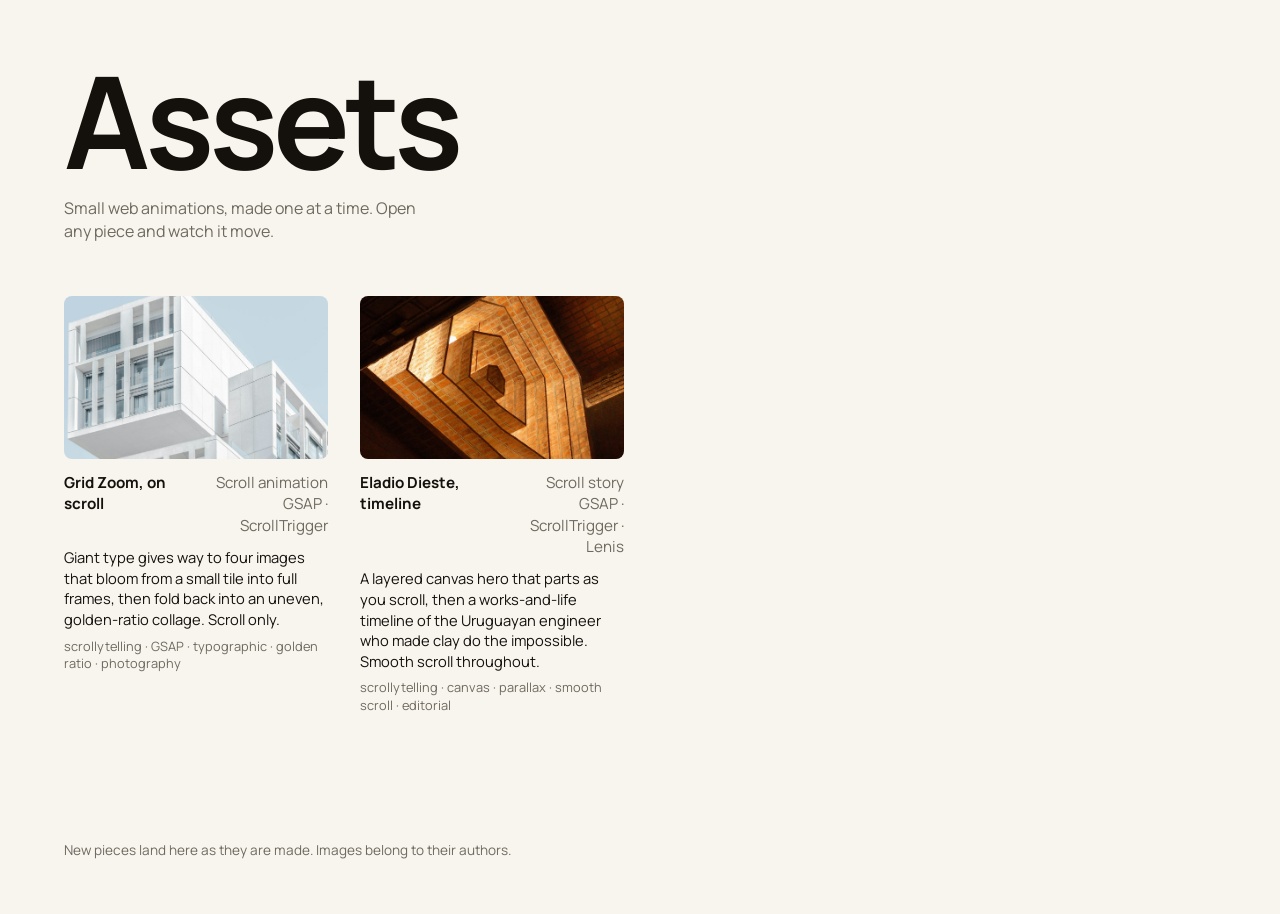
<file: index.html>
<!DOCTYPE html>
<html lang="en">
<head>
	<meta charset="UTF-8">
	<meta name="viewport" content="width=device-width, initial-scale=1">
	<title>Assets</title>
	<meta name="description" content="A growing shelf of small, original web animation pieces: scroll stories, type, motion and photography.">
	<link rel="preconnect" href="https://fonts.googleapis.com">
	<link rel="stylesheet" href="https://fonts.googleapis.com/css2?family=Manrope:wght@500;700&display=swap">
	<link rel="stylesheet" href="style.css">
</head>
<body>
	<header class="top">
		<h1>Assets</h1>
		<p>Small web animations, made one at a time. Open any piece and watch it move.</p>
	</header>
	<main id="list" class="list" aria-live="polite"></main>
	<footer class="foot">New pieces land here as they are made. Images belong to their authors.</footer>
	<script src="app.js"></script>
</body>
</html>
</file>
<file: style.css>
*, *::before, *::after { box-sizing: border-box; }
:root { --bg: #f7f5ee; --ink: #14110d; --muted: #6f6a60; --accent: #823725; }
body { margin: 0; background: var(--bg); color: var(--ink); font-family: Manrope, system-ui, sans-serif; -webkit-font-smoothing: antialiased; line-height: 1.4; }
.top { padding: 7vh 5vw 4vh; }
.top h1 { margin: 0; font-size: clamp(3rem, 10vw, 9rem); line-height: 0.9; letter-spacing: -0.04em; font-weight: 700; }
.top p { margin: 1.2rem 0 0; color: var(--muted); max-width: 36ch; }
.list { display: grid; grid-template-columns: repeat(auto-fill, minmax(260px, 1fr)); gap: 2.5vw; padding: 2vh 5vw 10vh; }
.card { display: block; color: inherit; text-decoration: none; }
.card__img { aspect-ratio: 1.618; overflow: hidden; border-radius: 8px; background: #e6e2d6; }
.card__img img { width: 100%; height: 100%; object-fit: cover; display: block; transition: transform 0.6s cubic-bezier(.2,.7,.2,1); }
.card:hover .card__img img, .card:focus-visible .card__img img { transform: scale(1.05); }
.card:focus-visible { outline: 2px solid var(--accent); outline-offset: 6px; border-radius: 8px; }
.card__meta { display: flex; justify-content: space-between; gap: 1rem; margin-top: 0.8rem; font-size: 0.95rem; }
.card__title { font-weight: 700; }
.card__kind { color: var(--muted); text-align: right; }
@media (prefers-reduced-motion: reduce) { .card__img img { transition: none; } }

.card__desc { margin: 0.7rem 0 0; font-size: 0.92rem; color: var(--ink); max-width: 44ch; }
.card__tags { margin: 0.5rem 0 0; font-size: 0.8rem; color: var(--muted); }
.foot { padding: 4vh 5vw 6vh; font-size: 0.85rem; color: var(--muted); }
</file>
